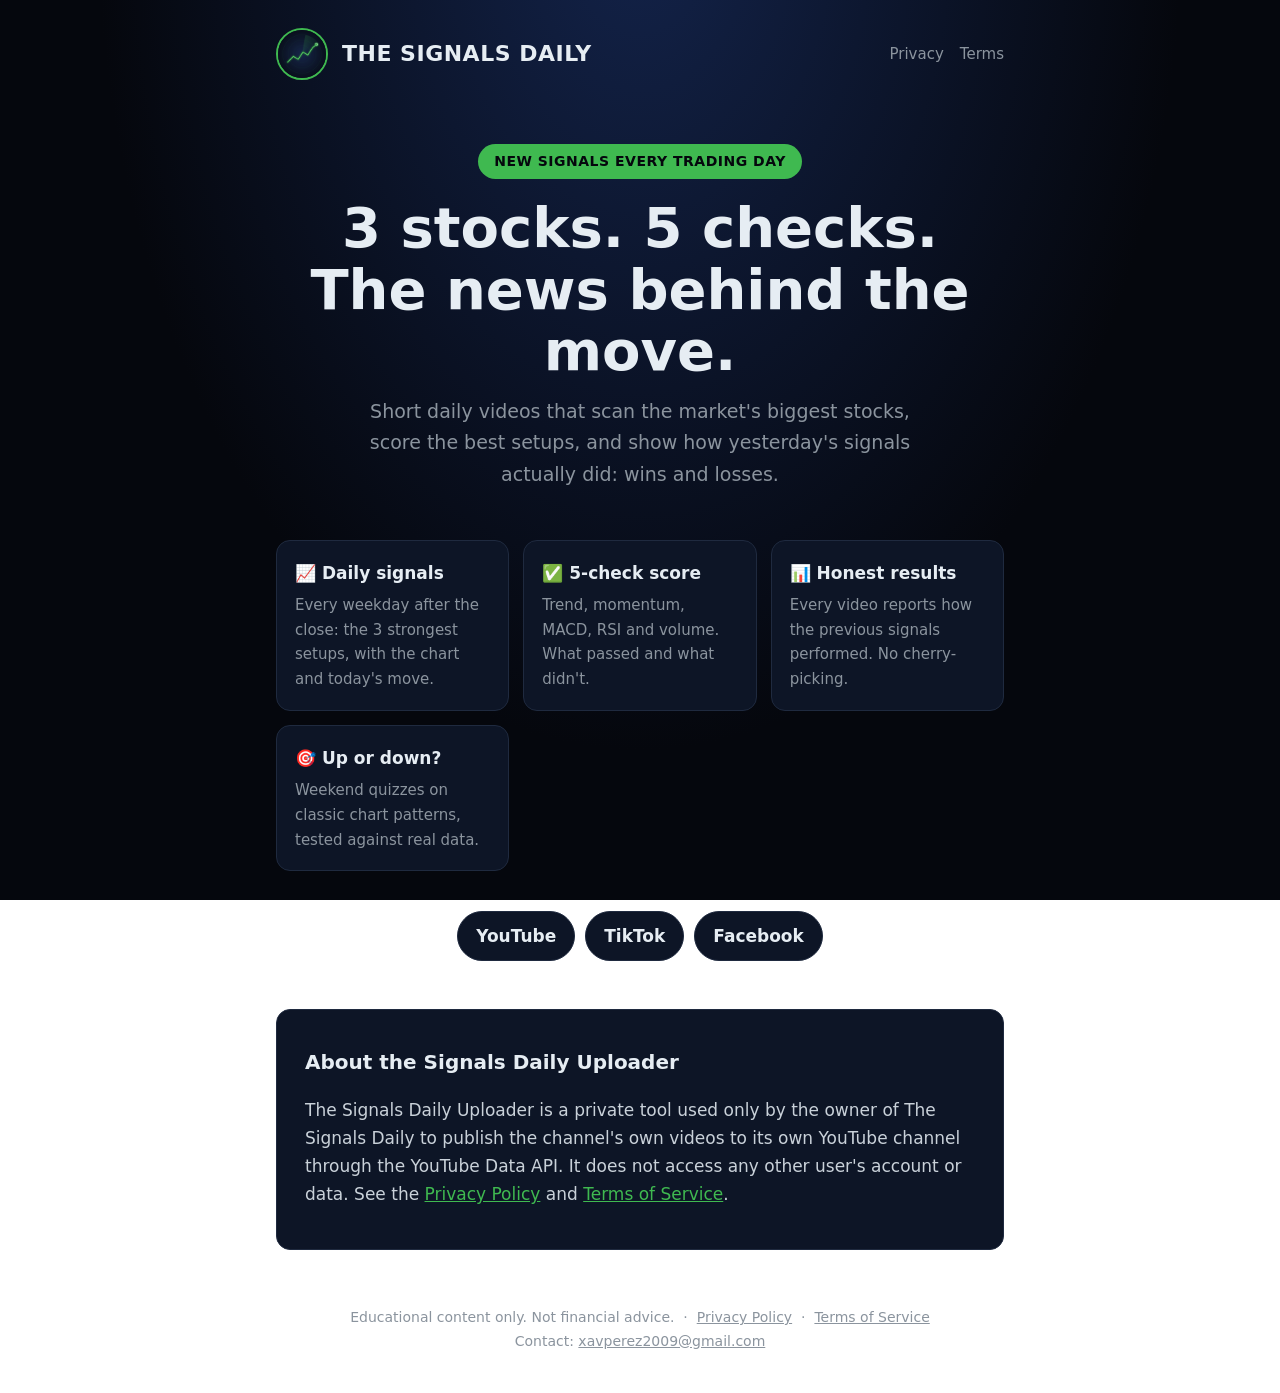
<file: index.html>
<!doctype html>
<html lang="en">
<head>
  <meta charset="utf-8">
  <meta name="viewport" content="width=device-width, initial-scale=1">
  <title>The Signals Daily</title>
  <meta name="description" content="3 stocks. 5 checks. The news behind the move. Daily stock-signal videos and honest trading tips.">
  <link rel="icon" href="logo.png">
  <link rel="stylesheet" href="style.css">
</head>
<body>
  <header>
    <img src="logo.png" alt="The Signals Daily logo">
    <a class="brand" href="index.html">THE SIGNALS DAILY</a>
    <nav><a href="privacy.html">Privacy</a><a href="terms.html">Terms</a></nav>
  </header>

  <main>
    <section class="hero">
      <div class="badge">NEW SIGNALS EVERY TRADING DAY</div>
      <h1>3 stocks. 5 checks.<br>The news behind the move.</h1>
      <p>Short daily videos that scan the market's biggest stocks, score the best setups, and show how
         yesterday's signals actually did: wins and losses.</p>
    </section>

    <section class="cards">
      <div class="card"><h3>📈 Daily signals</h3><p>Every weekday after the close: the 3 strongest setups, with the chart and today's move.</p></div>
      <div class="card"><h3>✅ 5-check score</h3><p>Trend, momentum, MACD, RSI and volume. What passed and what didn't.</p></div>
      <div class="card"><h3>📊 Honest results</h3><p>Every video reports how the previous signals performed. No cherry-picking.</p></div>
      <div class="card"><h3>🎯 Up or down?</h3><p>Weekend quizzes on classic chart patterns, tested against real data.</p></div>
    </section>

    <div class="links">
      <a href="https://www.youtube.com/@thesignalsdaily">YouTube</a>
      <a href="https://www.tiktok.com/@thesignalsdaily">TikTok</a>
      <a href="https://www.facebook.com/profile.php?id=1331641900032708">Facebook</a>
    </div>

    <article>
      <h2>About the Signals Daily Uploader</h2>
      <p>The Signals Daily Uploader is a private tool used only by the owner of The Signals Daily to publish
         the channel's own videos to its own YouTube channel through the YouTube Data API. It does not access
         any other user's account or data. See the <a href="privacy.html">Privacy Policy</a> and
         <a href="terms.html">Terms of Service</a>.</p>
    </article>
  </main>

  <footer>
    Educational content only. Not financial advice. &nbsp;·&nbsp;
    <a href="privacy.html">Privacy Policy</a> &nbsp;·&nbsp; <a href="terms.html">Terms of Service</a><br>
    Contact: <a href="mailto:xavperez2009@gmail.com">xavperez2009@gmail.com</a>
  </footer>
</body>
</html>
</file>
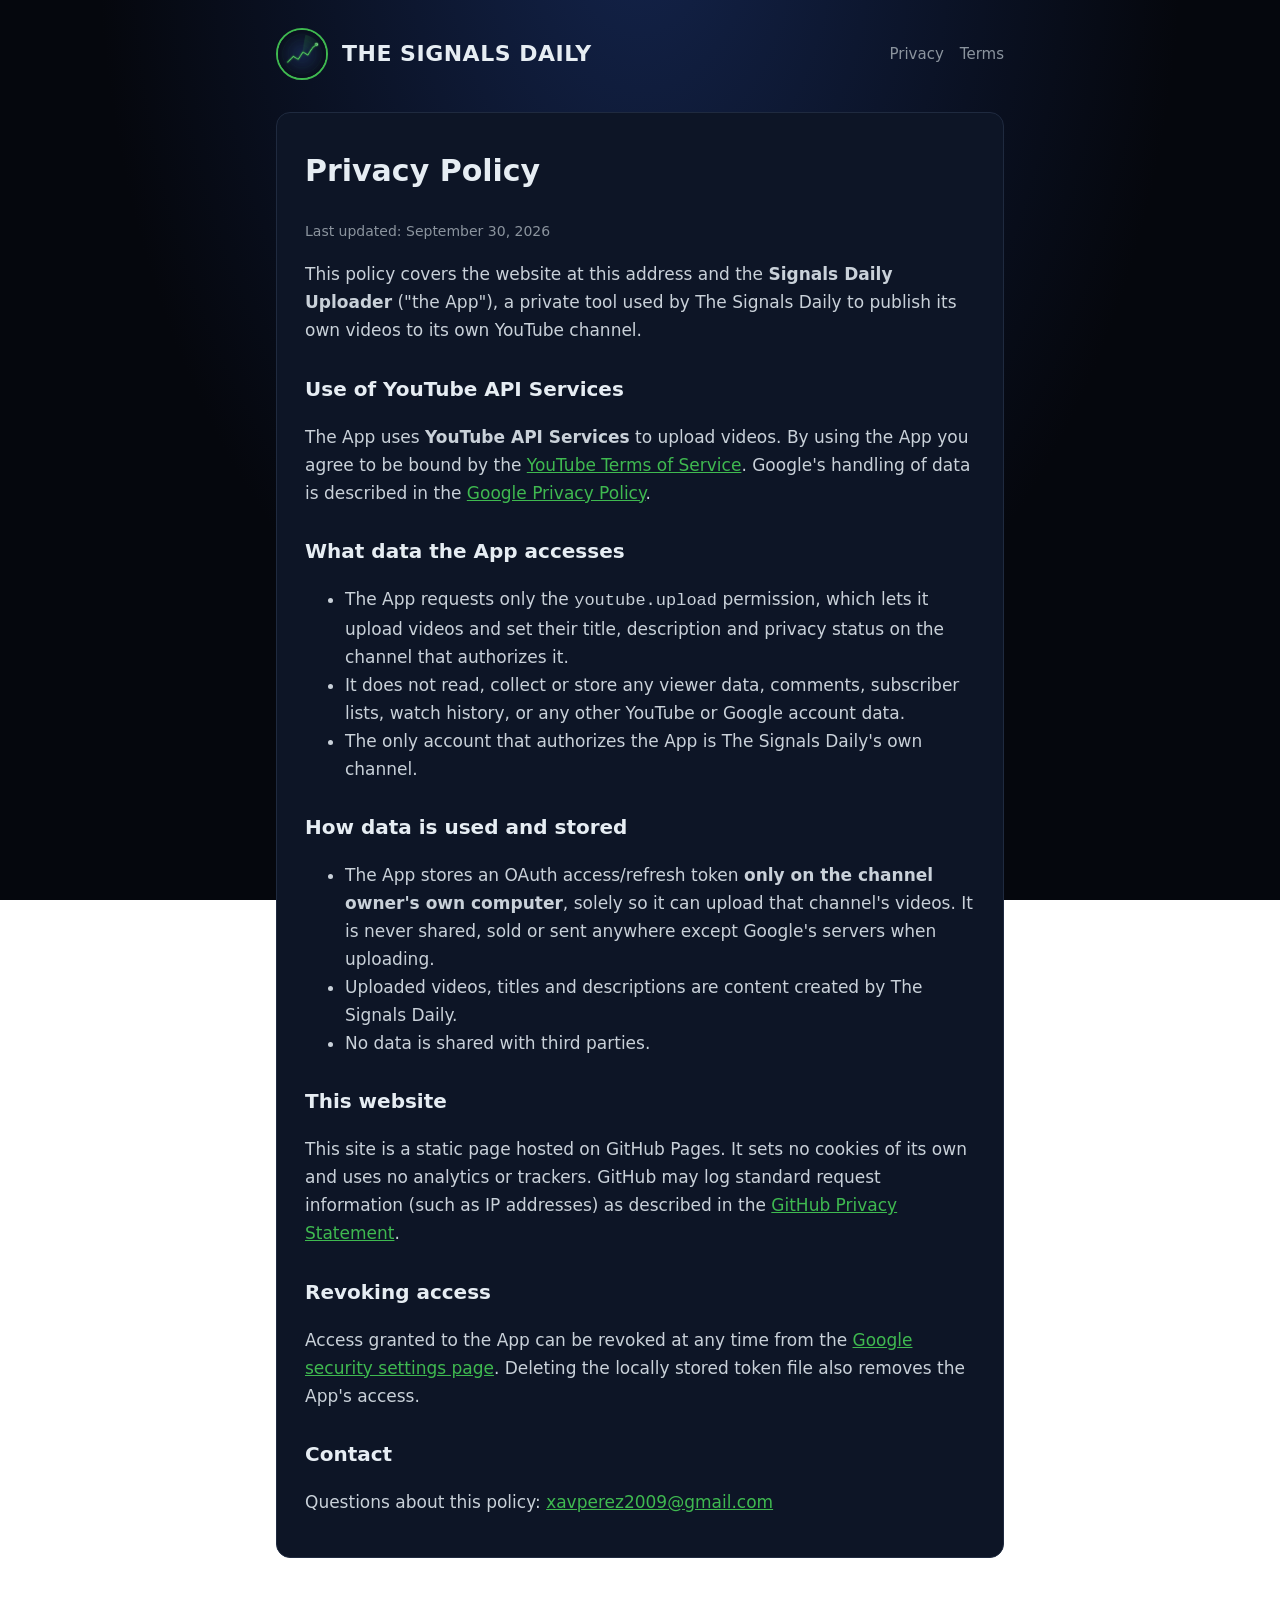
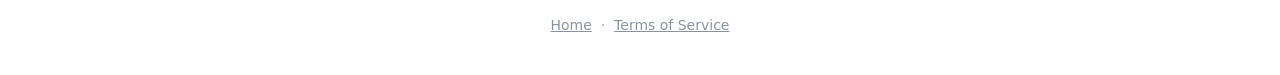
<file: privacy.html>
<!doctype html>
<html lang="en">
<head>
  <meta charset="utf-8">
  <meta name="viewport" content="width=device-width, initial-scale=1">
  <title>Privacy Policy · The Signals Daily</title>
  <link rel="icon" href="logo.png">
  <link rel="stylesheet" href="style.css">
</head>
<body>
  <header>
    <img src="logo.png" alt="The Signals Daily logo">
    <a class="brand" href="index.html">THE SIGNALS DAILY</a>
    <nav><a href="privacy.html">Privacy</a><a href="terms.html">Terms</a></nav>
  </header>

  <main>
    <article>
      <h1>Privacy Policy</h1>
      <p class="updated">Last updated: September 30, 2026</p>

      <p>This policy covers the website at this address and the <strong>Signals Daily Uploader</strong>
         ("the App"), a private tool used by The Signals Daily to publish its own videos to its own
         YouTube channel.</p>

      <h2>Use of YouTube API Services</h2>
      <p>The App uses <strong>YouTube API Services</strong> to upload videos. By using the App you agree to be
         bound by the <a href="https://www.youtube.com/t/terms">YouTube Terms of Service</a>. Google's handling of
         data is described in the <a href="https://policies.google.com/privacy">Google Privacy Policy</a>.</p>

      <h2>What data the App accesses</h2>
      <ul>
        <li>The App requests only the <code>youtube.upload</code> permission, which lets it upload videos and set
            their title, description and privacy status on the channel that authorizes it.</li>
        <li>It does not read, collect or store any viewer data, comments, subscriber lists, watch history,
            or any other YouTube or Google account data.</li>
        <li>The only account that authorizes the App is The Signals Daily's own channel.</li>
      </ul>

      <h2>How data is used and stored</h2>
      <ul>
        <li>The App stores an OAuth access/refresh token <strong>only on the channel owner's own computer</strong>,
            solely so it can upload that channel's videos. It is never shared, sold or sent anywhere except
            Google's servers when uploading.</li>
        <li>Uploaded videos, titles and descriptions are content created by The Signals Daily.</li>
        <li>No data is shared with third parties.</li>
      </ul>

      <h2>This website</h2>
      <p>This site is a static page hosted on GitHub Pages. It sets no cookies of its own and uses no analytics
         or trackers. GitHub may log standard request information (such as IP addresses) as described in the
         <a href="https://docs.github.com/en/site-policy/privacy-policies/github-general-privacy-statement">GitHub Privacy Statement</a>.</p>

      <h2>Revoking access</h2>
      <p>Access granted to the App can be revoked at any time from the
         <a href="https://security.google.com/settings/security/permissions">Google security settings page</a>.
         Deleting the locally stored token file also removes the App's access.</p>

      <h2>Contact</h2>
      <p>Questions about this policy: <a href="mailto:xavperez2009@gmail.com">xavperez2009@gmail.com</a></p>
    </article>
  </main>

  <footer><a href="index.html">Home</a> &nbsp;·&nbsp; <a href="terms.html">Terms of Service</a></footer>
</body>
</html>
</file>
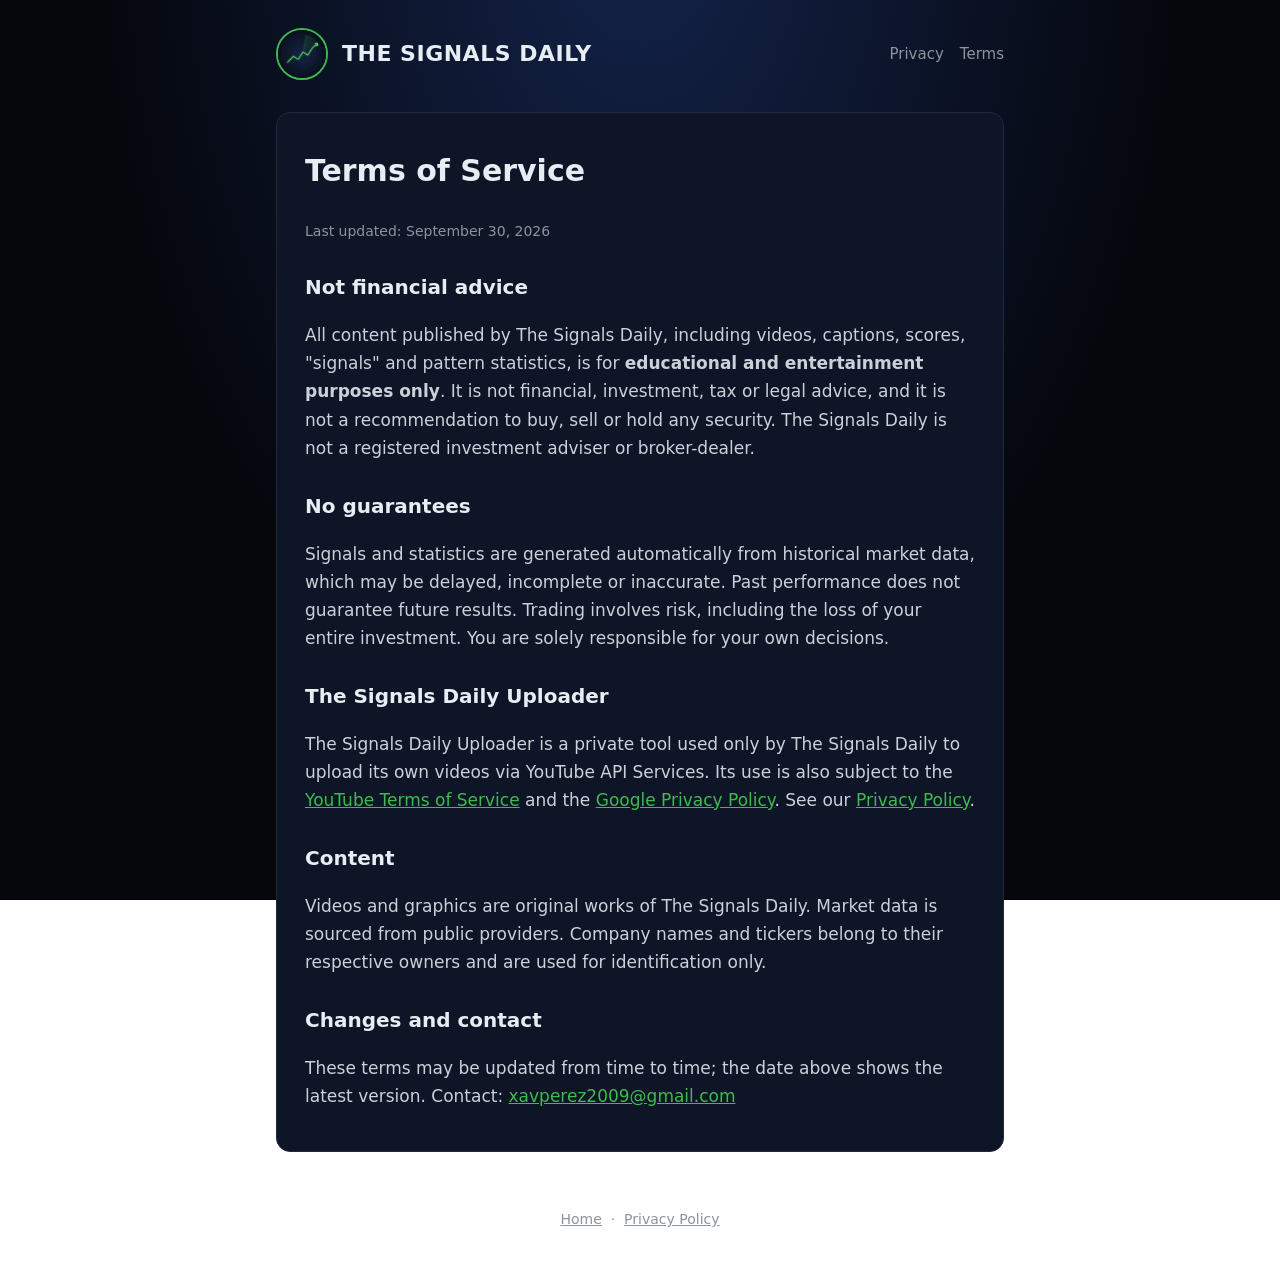
<file: terms.html>
<!doctype html>
<html lang="en">
<head>
  <meta charset="utf-8">
  <meta name="viewport" content="width=device-width, initial-scale=1">
  <title>Terms of Service · The Signals Daily</title>
  <link rel="icon" href="logo.png">
  <link rel="stylesheet" href="style.css">
</head>
<body>
  <header>
    <img src="logo.png" alt="The Signals Daily logo">
    <a class="brand" href="index.html">THE SIGNALS DAILY</a>
    <nav><a href="privacy.html">Privacy</a><a href="terms.html">Terms</a></nav>
  </header>

  <main>
    <article>
      <h1>Terms of Service</h1>
      <p class="updated">Last updated: September 30, 2026</p>

      <h2>Not financial advice</h2>
      <p>All content published by The Signals Daily, including videos, captions, scores, "signals" and
         pattern statistics, is for <strong>educational and entertainment purposes only</strong>. It is not
         financial, investment, tax or legal advice, and it is not a recommendation to buy, sell or hold any
         security. The Signals Daily is not a registered investment adviser or broker-dealer.</p>

      <h2>No guarantees</h2>
      <p>Signals and statistics are generated automatically from historical market data, which may be delayed,
         incomplete or inaccurate. Past performance does not guarantee future results. Trading involves risk,
         including the loss of your entire investment. You are solely responsible for your own decisions.</p>

      <h2>The Signals Daily Uploader</h2>
      <p>The Signals Daily Uploader is a private tool used only by The Signals Daily to upload its own videos via
         YouTube API Services. Its use is also subject to the
         <a href="https://www.youtube.com/t/terms">YouTube Terms of Service</a> and the
         <a href="https://policies.google.com/privacy">Google Privacy Policy</a>. See our
         <a href="privacy.html">Privacy Policy</a>.</p>

      <h2>Content</h2>
      <p>Videos and graphics are original works of The Signals Daily. Market data is sourced from public
         providers. Company names and tickers belong to their respective owners and are used for
         identification only.</p>

      <h2>Changes and contact</h2>
      <p>These terms may be updated from time to time; the date above shows the latest version.
         Contact: <a href="mailto:xavperez2009@gmail.com">xavperez2009@gmail.com</a></p>
    </article>
  </main>

  <footer><a href="index.html">Home</a> &nbsp;·&nbsp; <a href="privacy.html">Privacy Policy</a></footer>
</body>
</html>
</file>
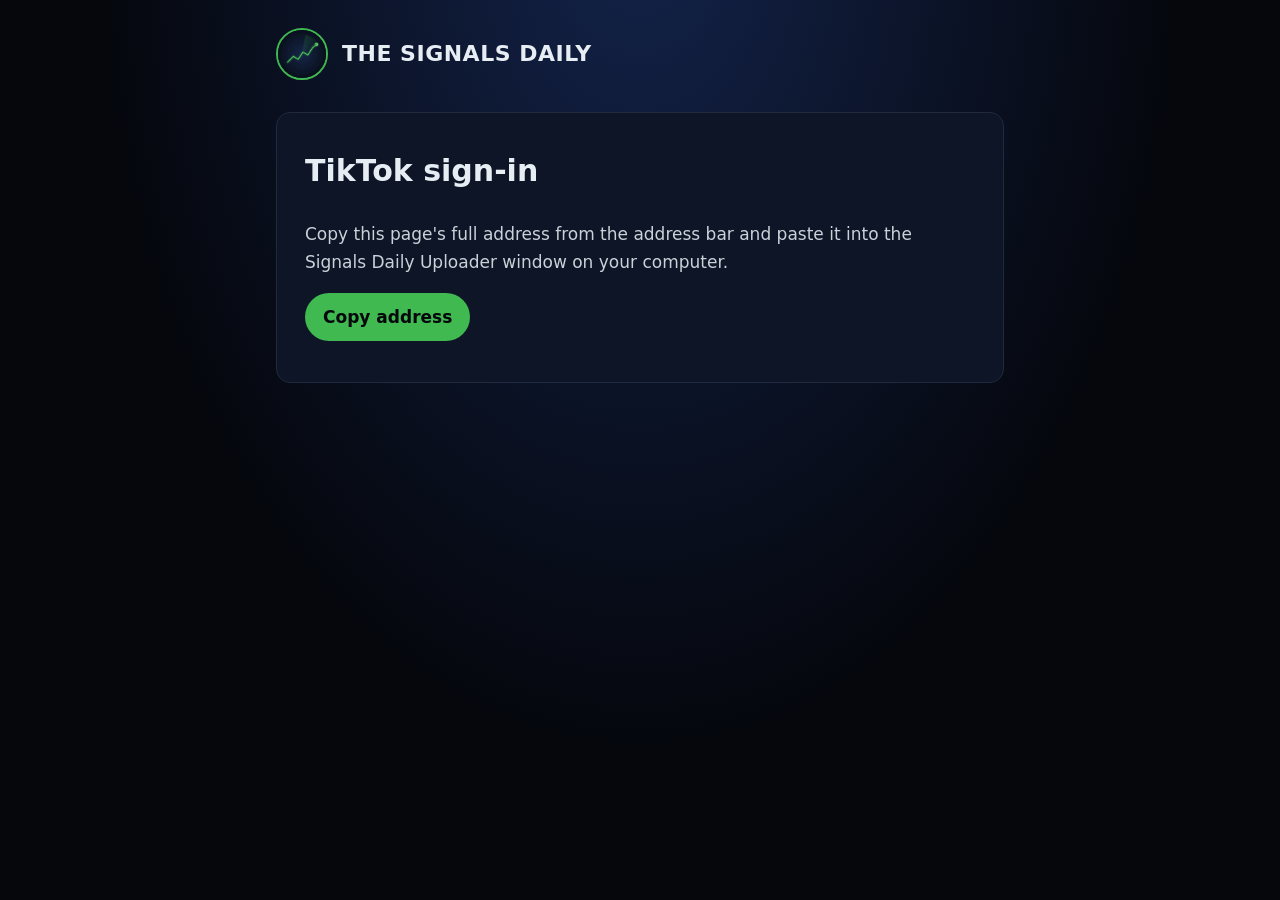
<file: tiktok-callback.html>
<!doctype html>
<html lang="en">
<head>
  <meta charset="utf-8">
  <meta name="viewport" content="width=device-width, initial-scale=1">
  <meta name="robots" content="noindex">
  <title>TikTok Sign-in · The Signals Daily</title>
  <link rel="icon" href="logo.png">
  <link rel="stylesheet" href="style.css">
</head>
<body>
  <header>
    <img src="logo.png" alt="The Signals Daily logo">
    <a class="brand" href="index.html">THE SIGNALS DAILY</a>
  </header>
  <main>
    <article>
      <h1 id="h">TikTok sign-in</h1>
      <p id="msg">Copy this page's full address from the address bar and paste it into the
         Signals Daily Uploader window on your computer.</p>
      <p><button id="copy" style="font:inherit;padding:10px 18px;border-radius:999px;border:0;
         background:#3fb950;color:#05070d;font-weight:700;cursor:pointer">Copy address</button></p>
    </article>
  </main>
  <script>
    var q = new URLSearchParams(location.search);
    if (q.get("error")) {
      document.getElementById("h").textContent = "Sign-in was not completed";
      document.getElementById("msg").textContent = q.get("error_description") || q.get("error");
    }
    document.getElementById("copy").onclick = function () {
      navigator.clipboard.writeText(location.href).then(function () {
        document.getElementById("copy").textContent = "Copied ✓";
      });
    };
  </script>
</body>
</html>
</file>
<file: style.css>
:root {
  --bg: #05070d;
  --panel: #0d1526;
  --fg: #e6edf3;
  --muted: #8b949e;
  --green: #3fb950;
  --line: #1f2a3f;
}
* { box-sizing: border-box; }
body {
  margin: 0;
  background: radial-gradient(ellipse at 50% -10%, #13234a 0%, var(--bg) 60%) fixed;
  color: var(--fg);
  font: 17px/1.65 "Segoe UI", system-ui, -apple-system, Roboto, Helvetica, Arial, sans-serif;
}
a { color: var(--green); }
header, main, footer { max-width: 760px; margin: 0 auto; padding: 0 16px; }
header { display: flex; align-items: center; gap: 14px; padding-top: 28px; }
header img { width: 52px; height: 52px; border-radius: 50%; border: 2px solid var(--green); }
header a.brand { color: var(--fg); text-decoration: none; font-weight: 900; font-size: 22px; letter-spacing: .5px; }
nav { margin-left: auto; display: flex; gap: 16px; font-size: 15px; }
nav a { color: var(--muted); text-decoration: none; }
nav a:hover { color: var(--fg); }
.hero { text-align: center; padding: 64px 0 40px; }
.hero h1 { font-size: clamp(34px, 7vw, 56px); line-height: 1.1; margin: 0 0 14px; font-weight: 900; }
.hero p { color: var(--muted); font-size: 19px; margin: 0 auto; max-width: 560px; }
.badge { display: inline-block; background: var(--green); color: var(--bg); font-weight: 700;
         border-radius: 999px; padding: 6px 16px; font-size: 14px; letter-spacing: .5px; margin-bottom: 18px; }
.cards { display: grid; grid-template-columns: repeat(auto-fit, minmax(200px, 1fr)); gap: 14px; margin: 10px 0 40px; }
.card { background: var(--panel); border: 1px solid var(--line); border-radius: 14px; padding: 18px; }
.card h3 { margin: 0 0 6px; font-size: 17px; }
.card p { margin: 0; color: var(--muted); font-size: 15px; }
.links { display: flex; flex-wrap: wrap; gap: 10px; justify-content: center; margin-bottom: 48px; }
.links a { background: var(--panel); border: 1px solid var(--line); color: var(--fg); text-decoration: none;
           padding: 10px 18px; border-radius: 999px; font-weight: 600; }
article { background: var(--panel); border: 1px solid var(--line); border-radius: 14px; padding: 8px 28px 24px; margin: 32px 0; }
article h1 { font-size: 30px; }
article h2 { font-size: 20px; margin-top: 28px; }
article p, article li { color: #c9d1d9; }
.updated { color: var(--muted); font-size: 14px; }
footer { color: var(--muted); font-size: 14px; padding: 24px 16px 40px; text-align: center; }
footer a { color: var(--muted); }
</file>
